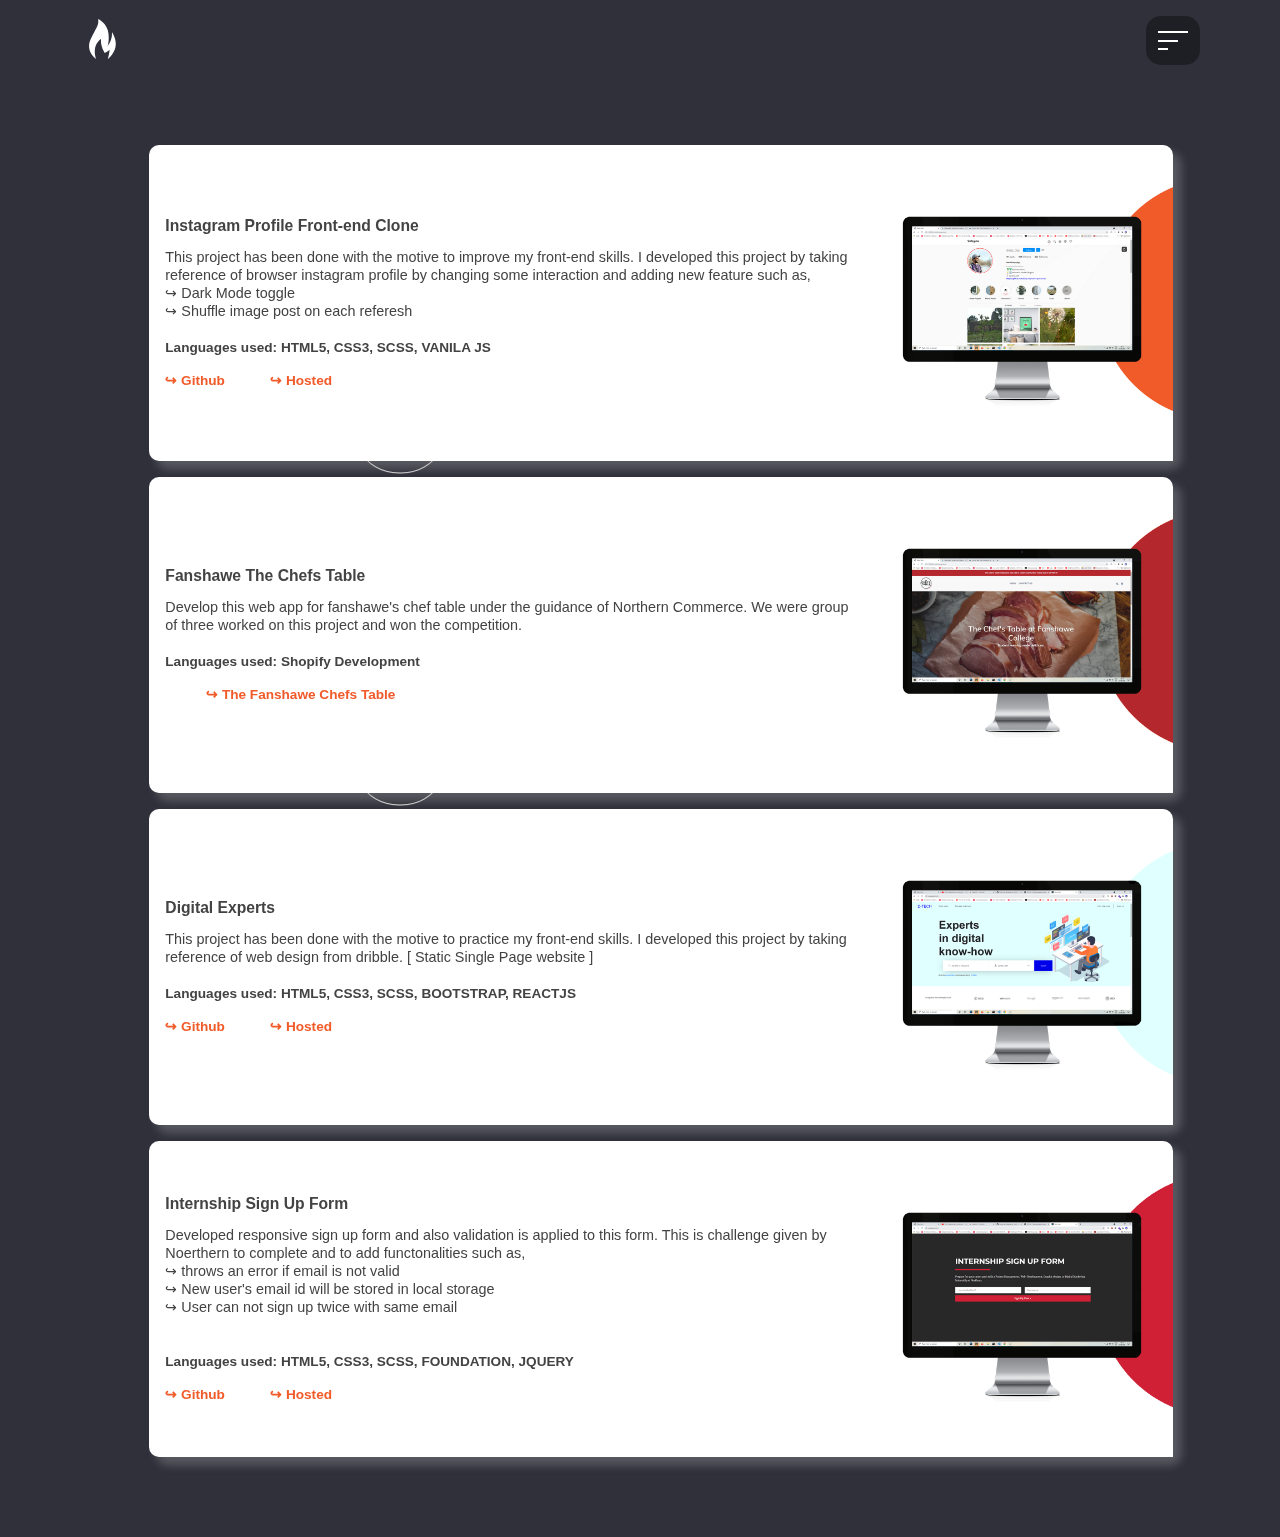
<file: portfolio.html>
<!DOCTYPE html>
<html lang="en">
  <head>
    <meta charset="UTF-8" />
    <meta http-equiv="X-UA-Compatible" content="IE=edge" />
    <meta name="viewport" content="width=device-width, initial-scale=1.0" />
    <title>Portfolio | DSP</title>
    <!-- Reset CSS -->
    <link rel="stylesheet" href="/css/reset.css" />
    <link rel="stylesheet" href="/css/main.css" />
    <!-- font awesome -->
    <link
      rel="stylesheet"
      href="https://cdnjs.cloudflare.com/ajax/libs/font-awesome/5.15.3/css/all.min.css"
    />
  </head>
  <body id="portfolio">
    <header class="header container">
      <a href="/index.html"><img src="/images/fire.svg" alt="Logo"></a>
      <ul class="navbar">
        <li class="navlink"><a href="/about.html">About</a></li>
        <li class="navlink"><a href="/portfolio.html">Portfolio</a></li>
        <li class="navlink"><a href="mailto:dspguru97@gmail.com">Contact</a></li>
      </ul>
      <div class="hamburger">
        <div class="line line1"></div>
        <div class="line line2"></div>
        <div class="line line3"></div>
      </div>
    </header>

    <section id="portfolio-section" class="container">
        <div class="portfolio-title">
            <p>Portfolio</p>
        </div>
        <div class="portfolio-set">
            <!-- Instagram -->
            <div class="card" loading="lazy">
                <div class="card-image">
                    <img src="/images/githubpost.png" alt="instaprofile image">
                </div>
                <div class="card-details">
                    <div class="project-title">
                        Instagram Profile Front-end Clone
                    </div>
                    <div class="project-detail">
                        This project has been done with the motive to improve my front-end skills. I developed this project by taking reference of browser instagram profile by changing some interaction and adding new feature such as, <br/>
                        &#8618; Dark Mode toggle<br/>
                        &#8618; Shuffle image post on each referesh<br/>
                        <br/>
                        <span>
                            Languages used: HTML5, CSS3, SCSS, VANILA JS
                        </span>
                    </div>
                    <div class="project-links">
                        <a href="https://github.com/Deep-dsp/myInstagramProfile_Front_End">&#8618; Github</a>
                        <a href="https://infallible-ritchie-d42aa6.netlify.app/">&#8618; Hosted</a>
                    </div>
                </div>
            </div>
            
            <!-- Chefs Table -->
            <div class="card" loading="lazy">
                <div class="card-image">
                    <img src="/images/cheftable.png" alt="instaprofile image">
                </div>
                <div class="card-details">
                    <div class="project-title">
                        Fanshawe The Chefs Table
                    </div>
                    <div class="project-detail">
                        Develop this web app for fanshawe's chef table under the guidance of Northern Commerce. We were group of three worked on this project and won the competition.<br/><br/>
                        <span>
                            Languages used: Shopify Development
                        </span>
                    </div>
                    <div class="project-links">
                        <span><a href="https://www.thechefstablefanshawe.ca">&#8618; The Fanshawe Chefs Table</a></span>
                    </div>
                </div>
            </div>

            <!-- Digital Experts -->
            <div class="card" loading="lazy">
                <div class="card-image">
                    <img src="/images/digital.png" alt="digital experts image">
                </div>
                <div class="card-details">
                    <div class="project-title">
                        Digital Experts
                    </div>
                    <div class="project-detail">
                        This project has been done with the motive to practice my front-end skills. I developed this project by taking reference of web design from dribble. [ Static Single Page website ]<br/>
                        <br/>
                        <span>
                            Languages used: HTML5, CSS3, SCSS, BOOTSTRAP, REACTJS
                        </span>
                    </div>
                    <div class="project-links">
                        <a href="https://github.com/Deep-dsp/patel_deepkumar_devliftmedia">&#8618; Github</a>
                        <a href="https://goofy-fermat-1ce531.netlify.app/">&#8618; Hosted</a>
                    </div>
                </div>
            </div>

            <!-- Internship Sign Up form -->
            <div class="card" loading="lazy">
                <div class="card-image">
                    <img src="/images/signup.png" alt="sign up form image">
                </div>
                <div class="card-details">
                    <div class="project-title">
                        Internship Sign Up Form
                    </div>
                    <div class="project-detail">
                        Developed responsive sign up form and also validation is applied to this form. This is challenge given by Noerthern to complete and to add functonalities such as,<br/>
                        &#8618; throws an error if email is not valid<br/>
                        &#8618; New user's email id will be stored in local storage</br>
                        &#8618; User can not sign up twice with same email <br/>
                        <br/>
                        <br/>
                        <span>
                            Languages used: HTML5, CSS3, SCSS, FOUNDATION, JQUERY
                        </span>
                    </div>
                    <div class="project-links">
                        <a href="https://github.com/Deep-dsp/commerceTest">&#8618; Github</a>
                        <a href="https://blissful-meninsky-f5972f.netlify.app/">&#8618; Hosted</a>
                    </div>
                </div>
            </div>

        </div>
    </section>
  </body>
  <!-- GSAP -->
  <!-- <script src="https://cdnjs.cloudflare.com/ajax/libs/gsap/3.6.1/gsap.min.js"></script>
  <script src="https://cdnjs.cloudflare.com/ajax/libs/gsap/3.6.1/TextPlugin.min.js"></script>
  <script src="https://cdnjs.cloudflare.com/ajax/libs/gsap/3.6.1/EasePack.min.js"></script> -->

  <!-- Custom -->
  <script defer type="module" src="./js/main.js"></script>
</html>
</file>
<file: css/main.css>
@import"https://fonts.googleapis.com/css2?family=Poppins:wght@200;300;600;700&display=swap";header{display:flex;justify-content:space-between;align-items:center;padding:1em;position:sticky;top:0}header img{width:45px;height:40px}header .navbar{position:absolute;top:8vh;right:-100%;opacity:0;padding:1em 2em;background:rgba(0,0,0,.35);display:flex;justify-content:space-between;width:100%;font-family:"Poppins",sans-serif;transition:right .5s ease;-o-transition:right .5s ease;-webkit-transition:right .5s ease;-moz-transition:right .5s ease}header .navbar li.navlink{text-align:center}header .navbar li.navlink a{font-size:.85rem;letter-spacing:2px;color:#fff;padding:1em;border:0px solid #fff}header .navbar li.navlink a:hover{cursor:pointer;border:1px solid #fff}header .navbar-anim{right:0;opacity:1}header .hamburger{display:flex;flex-direction:column;padding:.75em;border-radius:15px;background:rgba(0,0,0,.35)}header .hamburger .line{height:2px;background:#fff;margin:.2em 0}header .hamburger .line1{width:30px}header .hamburger .line2{width:20px}header .hamburger .line3{width:10px}header .hamburger .line2,header .hamburger .line3{transition:.35s ease;-webkit-transition:.35s ease;-moz-transition:.35s ease;-o-transition:.35s ease}header .bar-anim{width:30px}header .hamburger:hover,header .hamburger:focus{cursor:pointer}header .hamburger:hover .line2,header .hamburger:focus .line2{width:30px}header .hamburger:hover .line3,header .hamburger:focus .line3{width:30px}@media only screen and (max-width: 320px){.header .navbar{padding:1em}.header .navbar .navlink a{padding:1em .8em}}@media only screen and (min-width: 768px){.header .navbar{width:60%}}@media only screen and (min-width: 1024px){.header .navbar{width:40%}}#name-container{display:flex;flex-direction:column;justify-content:center;align-items:center;font-family:"Poppins",sans-serif;color:#ebebeb;height:90vh}#name-container p:first-child{font-size:1.25rem;margin-bottom:1em}#name-container p.name{font-size:1.8rem;font-weight:bold;text-transform:uppercase}#name-container .position-con{display:flex;margin-top:1em}#name-container .position-con .typewriter{margin-left:.5em}#name-container .position-con .typewriter span{font-size:1.25rem;color:silver}#name-container p.hello-text{position:absolute;top:31%;opacity:.2;font-size:8rem;font-weight:700;z-index:-1;color:#2f303a;-webkit-text-stroke:1px #d3d3d3;-webkit-text-stroke-color:#d3d3d3}#name-container .wave{margin-left:calc( -100vw / 2 + 100% / 2 );margin-right:calc( -100vw / 2 + 100% / 2 );max-width:100vw;width:135%;position:absolute;bottom:-2%}@media screen and (min-width: 768px){#name-container p.name{font-size:3rem}#name-container .position-con .typewriter span{font-size:1.5rem;color:silver}#name-container p.hello-text{top:27%;font-size:10rem}#name-container .wave{bottom:-3%}}#portfolio-section{padding:2em 0}#portfolio-section .portfolio-title{font-size:2rem;text-align:right;font-family:"Poppins",sans-serif;font-weight:bold;letter-spacing:1px;color:#2f303a;-webkit-text-stroke:1px #d3d3d3;-webkit-text-stroke-color:#d3d3d3}#portfolio-section .portfolio-set{display:flex;flex-direction:column;align-items:center;margin:2em 0}#portfolio-section .portfolio-set .card{font-family:"Arial",sans-serif;background:#fff;margin-bottom:1em;border-radius:10px;box-shadow:8px 8px 10px rgba(170,170,170,.35)}#portfolio-section .portfolio-set .card .card-image img{padding-top:1em;width:100%}#portfolio-section .portfolio-set .card .card-details{padding:1em}#portfolio-section .portfolio-set .card .card-details .project-title{color:#434343;font-size:.98rem;font-weight:bold}#portfolio-section .portfolio-set .card .card-details .project-detail{color:#434343;font-size:.9rem;margin:1em 0;line-height:18px}#portfolio-section .portfolio-set .card .card-details .project-detail span{font-size:.85rem;font-weight:bold}#portfolio-section .portfolio-set .card .card-details .project-links{display:flex;justify-content:space-evenly}#portfolio-section .portfolio-set .card .card-details .project-links a{font-size:.85rem;color:#f15a29;font-weight:bold}@media screen and (min-width: 768px){#portfolio-section{display:flex;justify-content:space-evenly}#portfolio-section .portfolio-title{position:relative}#portfolio-section .portfolio-title p{position:fixed;top:50%;left:0%;transform:rotate(-90deg);font-size:10rem;letter-spacing:10px;z-index:-99}#portfolio-section .portfolio-set .card{display:flex;flex-direction:row-reverse;justify-content:center;align-items:center;max-height:350px;max-width:1024px}#portfolio-section .portfolio-set .card .card-image img{float:right;width:300px}#portfolio-section .portfolio-set .card .card-details .project-links{display:block}#portfolio-section .portfolio-set .card .card-details .project-links a{font-size:.85rem;color:#f15a29;font-weight:bold}#portfolio-section .portfolio-set .card .card-details .project-links a:last-child{margin-left:3em}}#intro-block{display:flex;flex-direction:column;color:#ebebeb;font-family:"Poppins",sans-serif}#intro-block img{margin:2em 0;filter:hue-rotate(100deg) grayscale(0.75)}#intro-block .intro-subblock{display:flex;flex-direction:column}#intro-block .intro-subblock p{font-size:.8rem;line-height:25px}#intro-block .intro-subblock .btn-group{margin:2em 0;display:flex;justify-content:space-evenly}#intro-block .intro-subblock .btn-group button{background:none;border:none;padding:1em 2em;border-radius:50px;cursor:pointer}#intro-block .intro-subblock .btn-group button:first-child{border:2px solid #fff;color:#ebebeb}#intro-block .intro-subblock .btn-group button:last-child{border:2px solid #fff;background:#fff}#intro-block .intro-subblock .btn-group button:last-child a{color:#434343}@media screen and (min-width: 768px){#intro-block{flex-direction:row;align-items:center;justify-content:center;margin:2em 0}#intro-block img{padding:0 1em;width:50%}#intro-block .intro-subblock{padding:0 1em}}@media screen and (min-width: 1440px){#intro-block img{padding:0 1em;width:50%}#intro-block .intro-subblock p{font-size:.95rem}}*{margin:0;padding:0;box-sizing:border-box;text-decoration:none}body{font-size:16px;background:#2f303a;overflow-x:hidden}#homepage{overflow:hidden;width:100%;height:100vh}.container{position:relative;max-width:1440px;width:90%;margin:auto}#portfolio{overflow-x:hidden}/*# sourceMappingURL=main.css.map */
</file>
